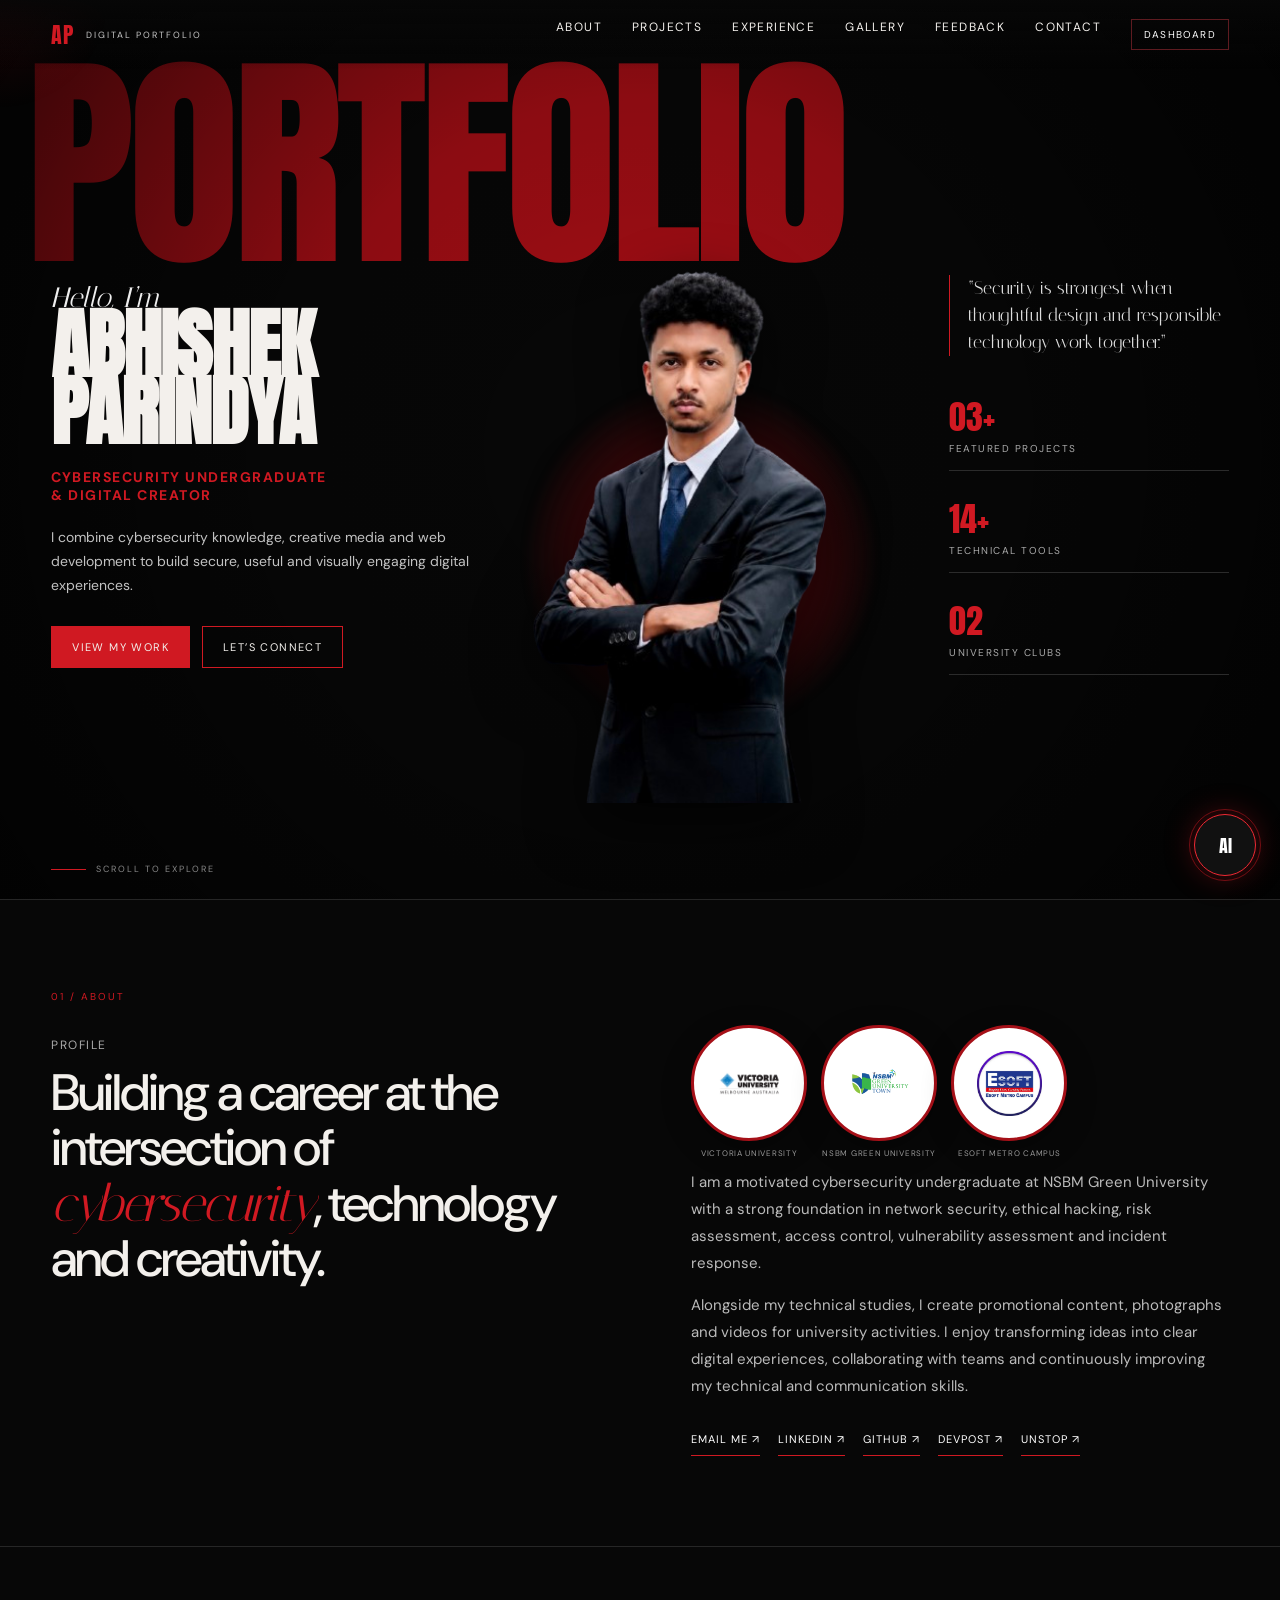
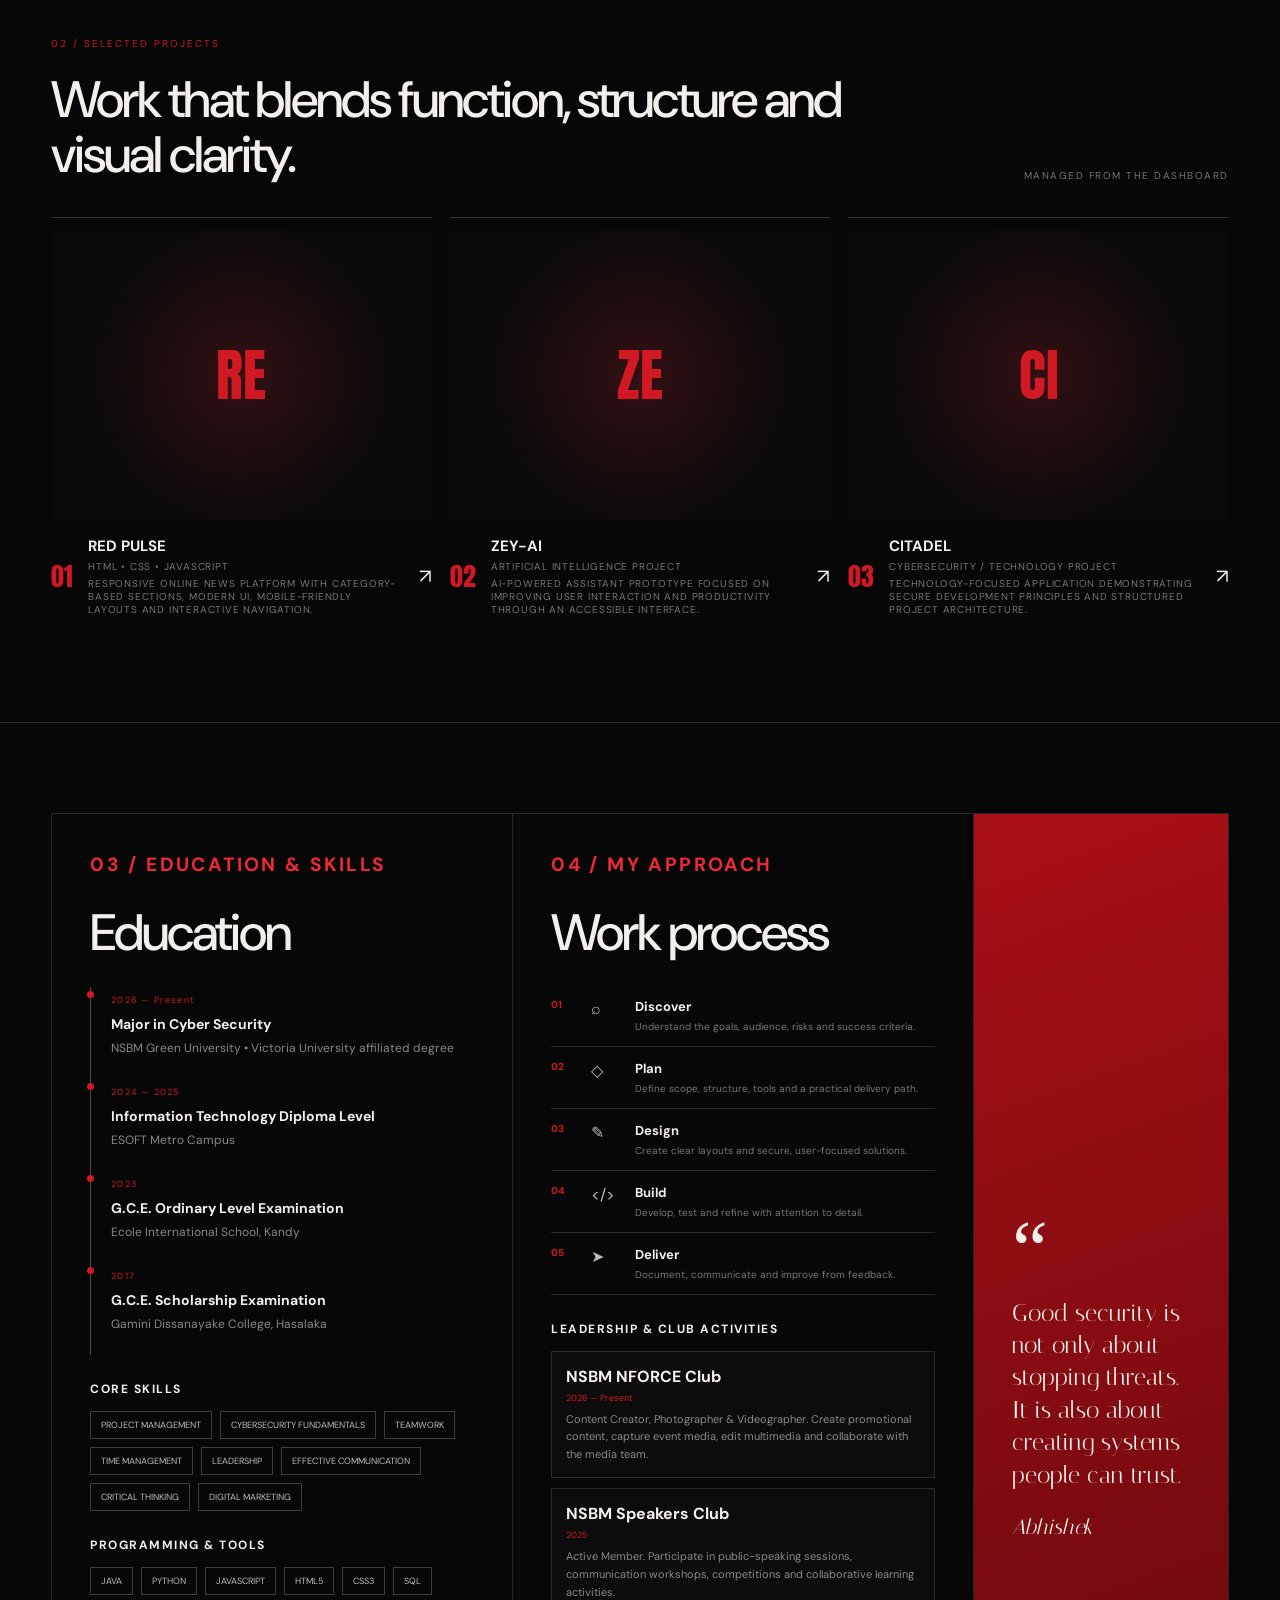
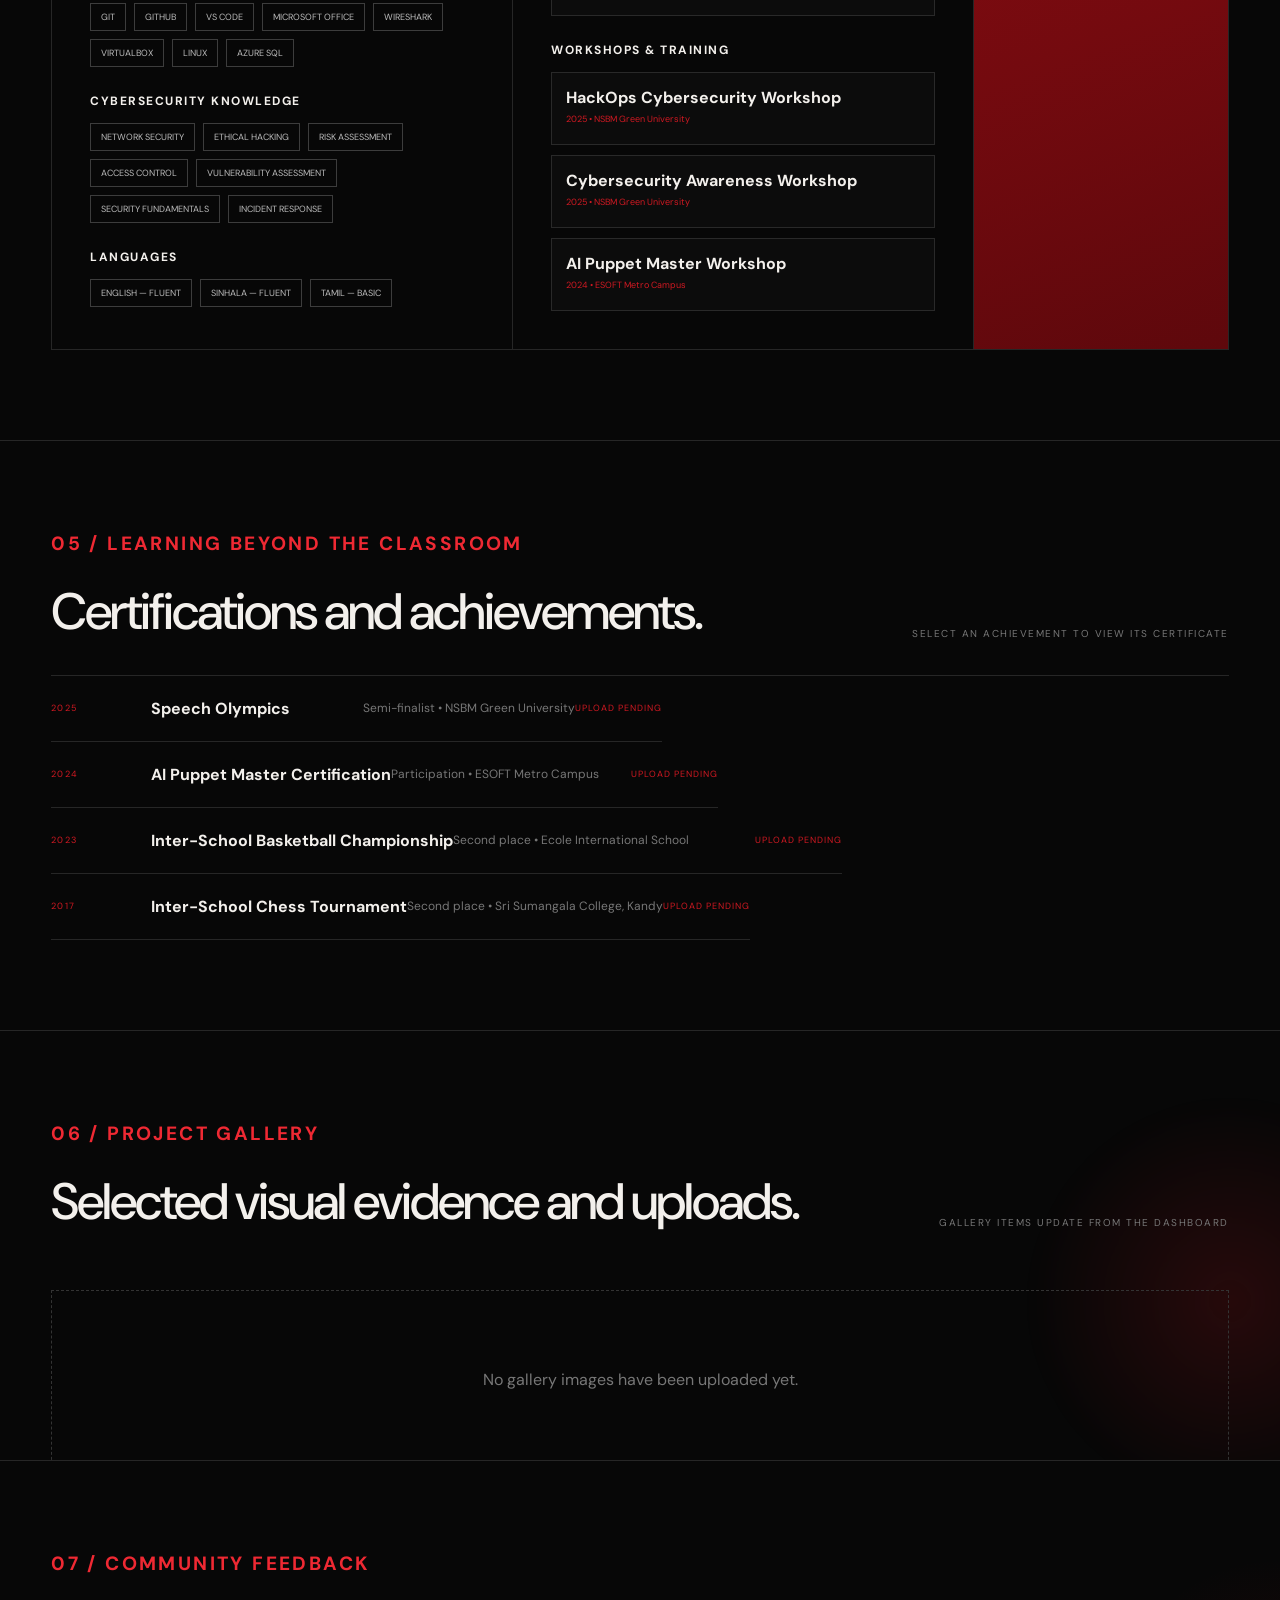
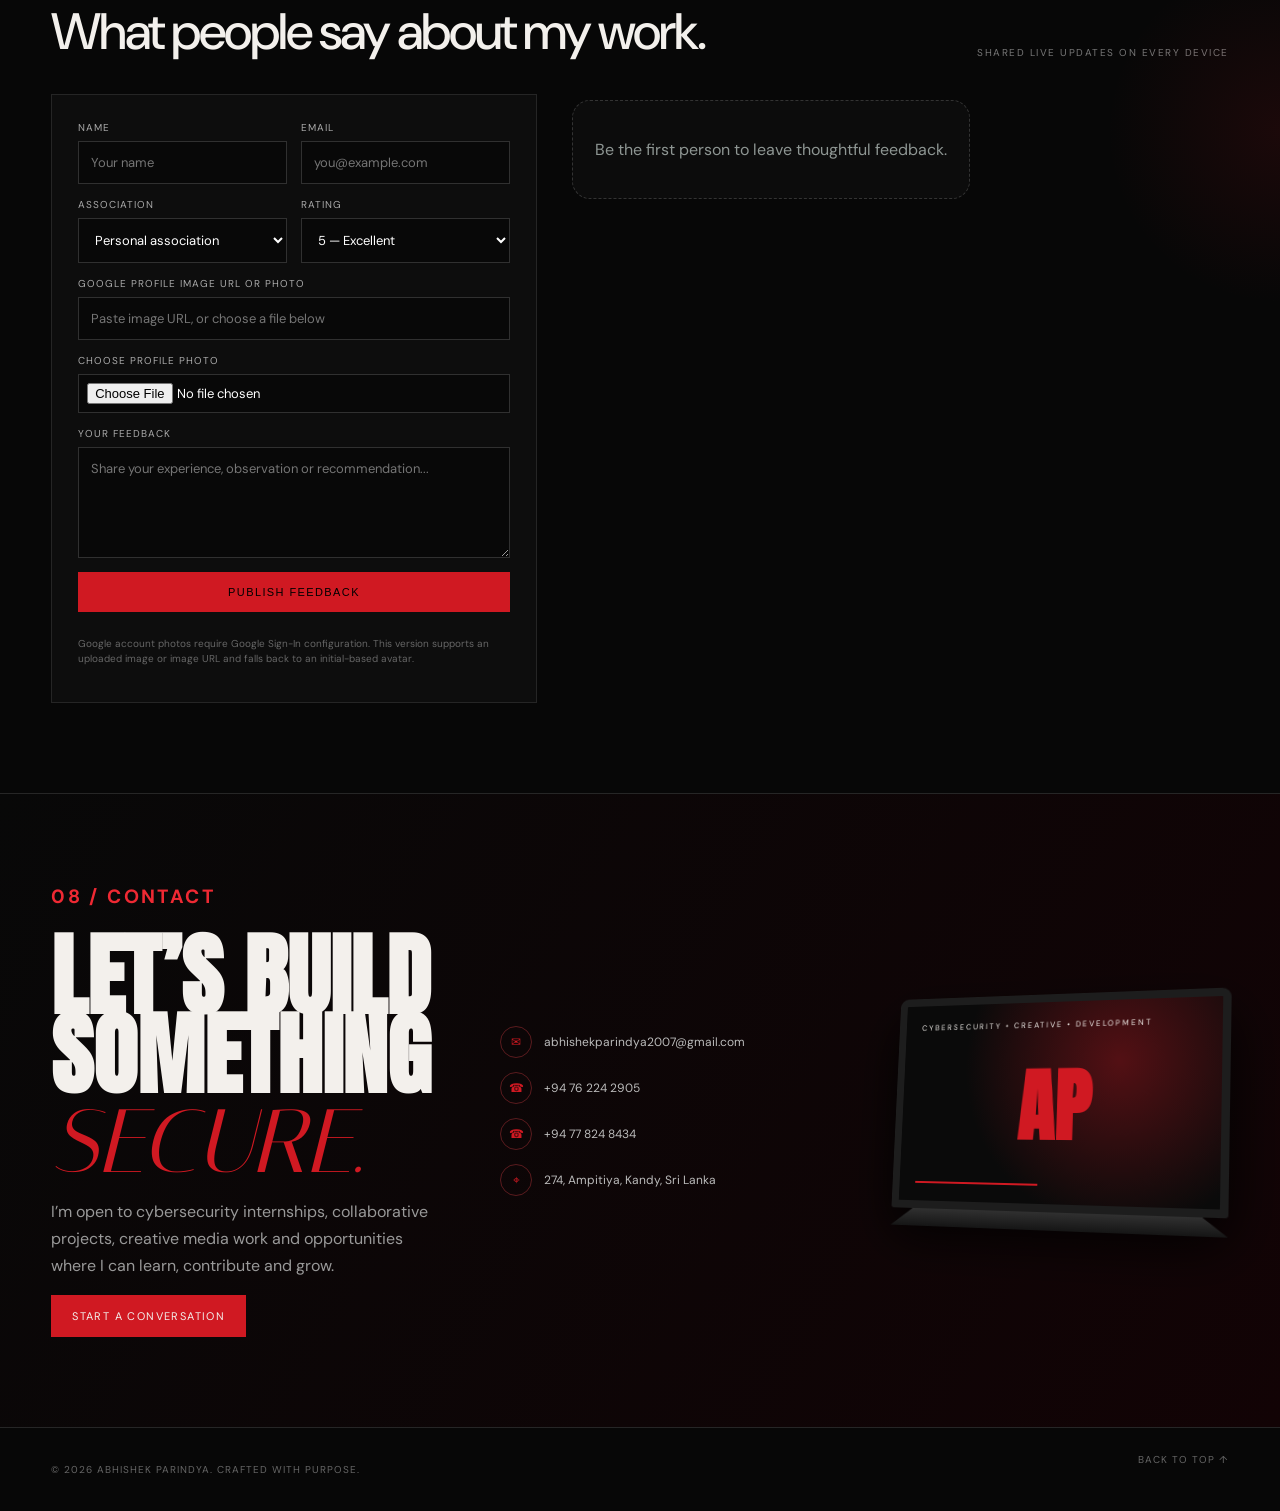
<file: index.html>
<!DOCTYPE html>
<html lang="en">
<head>
  <meta charset="UTF-8" />
  <meta name="viewport" content="width=device-width, initial-scale=1.0" />
  <meta name="description" content="Portfolio of Abhishek Parindya — Cybersecurity Undergraduate, Developer and Digital Creator." />
  <title>Abhishek Parindya | Cybersecurity Portfolio</title>
 <link rel="icon" type="image/png" href="assets/logo.png">
    <link rel="apple-touch-icon" href="assets/logo.png">
<link rel="icon" href="assets/favicon.ico" sizes="any">
<link rel="icon" type="image/png" sizes="32x32" href="assets/favicon-32x32.png">
<link rel="icon" type="image/png" sizes="16x16" href="assets/favicon-16x16.png">
<link rel="apple-touch-icon" sizes="180x180" href="assets/apple-touch-icon.png">
  <link rel="preconnect" href="https://fonts.googleapis.com">
  <link rel="preconnect" href="https://fonts.gstatic.com" crossorigin>
  <link href="https://fonts.googleapis.com/css2?family=Anton&family=DM+Sans:wght@400;500;600;700&family=Italiana&display=swap" rel="stylesheet">
  <link rel="stylesheet" href="styles.css" />
</head>
<body>
  <div class="cursor-glow" aria-hidden="true"></div>

  <header class="site-header">
    <a class="brand" href="#home"><span>AP</span><small>Digital Portfolio</small></a>
    <button class="menu-toggle" aria-label="Open navigation" aria-expanded="false"><span></span><span></span></button>
    <nav class="nav-links">
      <a href="#about">About</a><a href="#projects">Projects</a><a href="#experience">Experience</a><a href="#gallery">Gallery</a><a href="#feedback">Feedback</a><a href="#contact">Contact</a>
      <a class="dashboard-link" id="dashboardLink" href="./admin.html">Dashboard</a>
    </nav>
  </header>

  <main>
    <section class="hero" id="home">
      <div class="hero-word" aria-hidden="true">PORTFOLIO</div>
      <div class="hero-copy reveal">
        <p class="script">Hello, I’m</p>
        <h1>ABHISHEK<br>PARINDYA</h1>
        <p class="role">CYBERSECURITY UNDERGRADUATE<br>&amp; DIGITAL CREATOR</p>
        <p class="intro">I combine cybersecurity knowledge, creative media and web development to build secure, useful and visually engaging digital experiences.</p>
        <div class="hero-actions"><a class="btn btn-primary" href="#projects">View my work</a><a class="btn btn-ghost" href="#contact">Let’s connect</a></div>
      </div>
      <div class="portrait-wrap reveal"><div class="portrait-halo"></div><img src="assets/abhishek-portrait.png" alt="Abhishek Parindya wearing a black suit" /></div>
      <aside class="hero-side reveal">
        <blockquote>“Security is strongest when thoughtful design and responsible technology work together.”</blockquote>
        <div class="stats">
          <div><strong id="projectStat">03+</strong><span>Featured projects</span></div>
          <div><strong id="toolStat">08+</strong><span>Technical tools</span></div>
          <div><strong id="clubStat">02</strong><span>University clubs</span></div>
        </div>
      </aside>
      <a class="scroll-cue" href="#about"><span></span>Scroll to explore</a>
    </section>

    <section class="section about" id="about">
      <div class="section-label">01 / About</div>
      <div class="about-grid">
        <div><p class="eyebrow" id="aboutEyebrow">Profile</p><h2 id="aboutHeading">Building a career at the intersection of <em>cybersecurity</em>, technology and creativity.</h2></div>
        <div class="about-copy">
          <div class="institution-strip" aria-label="Education institutions">
            <div class="institution-logo"><img src="assets/vu.png" alt="Victoria University logo"><span>Victoria University</span></div>
            <div class="institution-logo"><img src="assets/nsbm.png" alt="NSBM Green University logo"><span>NSBM Green University</span></div>
            <div class="institution-logo"><img src="assets/esoft.jpeg" alt="ESOFT Metro Campus logo"><span>ESOFT Metro Campus</span></div>
          </div>
          <div id="aboutParagraphs"></div>
          <div class="quick-links" id="aboutLinks">
            <a href="mailto:abhishekparindya2007@gmail.com">Email me ↗</a><a href="https://www.linkedin.com/in/abhishek-parindya-326512411/" target="_blank">LinkedIn ↗</a><a href="https://github.com/abhishekparindya2004" target="_blank">GitHub ↗</a><a href="https://devpost.com/abhishekparindya2007may3?ref_content=user-portfolio&ref_feature=portfolio&ref_medium=global-nav" target="_blank">Devpost ↗</a><a href="https://unstop.com/u/abhispar56183" target="_blank">Unstop ↗</a>
          </div>
        </div>
      </div>
    </section>

    <section class="section projects" id="projects">
      <div class="section-head"><div><div class="section-label">02 / Selected projects</div><h2>Work that blends function, structure and visual clarity.</h2></div><span class="micro-copy">Managed from the dashboard</span></div>
      <div class="project-grid" id="projectGrid"></div>
    </section>

    <section class="section details" id="experience">
      <div class="details-grid">
        <div class="education-panel reveal">
          <div class="section-label prominent-label">03 / Education &amp; skills</div><h2>Education</h2>
          <div class="timeline" id="educationTimeline"></div>
          <h3 class="subheading">Core skills</h3><div class="tags" id="coreSkillTags"></div>
          <h3 class="subheading">Programming &amp; tools</h3><div class="tags" id="toolTags"></div>
          <h3 class="subheading">Cybersecurity knowledge</h3><div class="tags" id="cyberSkillTags"></div>
          <h3 class="subheading">Languages</h3><div class="tags" id="languageTags"></div>
        </div>
        <div class="process-panel reveal">
          <div class="section-label prominent-label">04 / My approach</div><h2>Work process</h2>
          <div class="process-list" id="processList"></div>
          <h3 class="subheading">Leadership &amp; club activities</h3>
          <div class="mini-cards" id="clubCards"></div>
          <h3 class="subheading">Workshops &amp; training</h3><div class="mini-cards" id="workshopCards"></div>
        </div>
        <aside class="quote-panel reveal"><span class="quote-mark">“</span><p id="approachQuote"></p><span class="signature" id="approachSignature"></span></aside>
      </div>
    </section>

    <section class="section certifications" id="certifications">
      <div class="section-head"><div><div class="section-label prominent-label">05 / Learning beyond the classroom</div><h2>Certifications and achievements.</h2></div><span class="micro-copy">Select an achievement to view its certificate</span></div>
      <div class="achievement-list" id="achievementList"></div>
    </section>

    <section class="section gallery-section" id="gallery">
      <div class="section-head"><div><div class="section-label prominent-label">06 / Project gallery</div><h2>Selected visual evidence and uploads.</h2></div><span class="micro-copy">Gallery items update from the dashboard</span></div>
      <div class="project-gallery-grid" id="galleryGrid"></div>
    </section>

    <section class="section feedback-section" id="feedback">
      <div class="section-head"><div><div class="section-label prominent-label">07 / Community feedback</div><h2>What people say about my work.</h2></div><span class="micro-copy">Shared live updates on every device</span></div>
      <div class="feedback-layout">
        <form class="feedback-form" id="feedbackForm">
          <div class="form-row"><label>Name<input required name="name" placeholder="Your name"></label><label>Email<input required type="email" name="email" placeholder="you@example.com"></label></div>
          <div class="form-row"><label>Association<select name="category"><option>Personal association</option><option>Work association</option><option>Job association</option><option>Performance</option></select></label><label>Rating<select name="rating"><option value="5">5 — Excellent</option><option value="4">4 — Very good</option><option value="3">3 — Good</option><option value="2">2 — Fair</option><option value="1">1 — Needs improvement</option></select></label></div>
          <label>Google profile image URL or photo<input name="avatarUrl" placeholder="Paste image URL, or choose a file below"></label>
          <label class="file-label">Choose profile photo<input type="file" id="feedbackAvatar" accept="image/*"></label>
          <label>Your feedback<textarea required name="message" rows="5" placeholder="Share your experience, observation or recommendation..."></textarea></label>
          <button class="btn btn-primary" type="submit">Publish feedback</button><p id="feedbackThankYou" class="feedback-thank-you" hidden></p><p class="form-note">Google account photos require Google Sign-In configuration. This version supports an uploaded image or image URL and falls back to an initial-based avatar.</p>
        </form>
        <div class="feedback-stage"><div class="feedback-track" id="feedbackTrack"></div></div>
      </div>
    </section>

    <section class="contact section" id="contact">
      <div class="contact-copy reveal"><div class="section-label prominent-label">08 / Contact</div><h2 id="contactHeading"></h2><p id="contactIntro"></p><a class="btn btn-primary" id="contactButton">Start a conversation</a></div>
      <div class="contact-details reveal"><a href="mailto:abhishekparindya2007@gmail.com"><span>✉</span>abhishekparindya2007@gmail.com</a><a href="tel:+94762242905"><span>☎</span>+94 76 224 2905</a><a href="tel:+94778248434"><span>☎</span>+94 77 824 8434</a><p><span>⌖</span>274, Ampitiya, Kandy, Sri Lanka</p></div>
      <div class="contact-art reveal" aria-hidden="true"><div class="laptop"><div class="screen"><small>CYBERSECURITY • CREATIVE • DEVELOPMENT</small><strong>AP</strong><div class="screen-line"></div></div><div class="keyboard"></div></div></div>
    </section>
  </main>

  <button class="ai-fab" id="aiFab" aria-label="Open AI assistant"><span>AI</span><i></i></button>
  <section class="ai-panel" id="aiPanel" aria-label="Portfolio AI assistant">
    <header><div><strong>AP Assistant</strong><small>Portfolio support</small></div><button id="closeAi">×</button></header>
    <div class="ai-messages" id="aiMessages"><div class="bot-msg">Hi! Ask me about Abhishek’s education, projects, technical skills, clubs, workshops or contact details.</div></div>
    <form id="aiForm"><input id="aiInput" autocomplete="off" placeholder="Ask about the portfolio..."><button>Send</button></form>
  </section>



  <div class="modal contact-choice-modal" id="contactChoiceModal">
    <div class="modal-card contact-choice-card">
      <button class="modal-close" data-close="contactChoiceModal" aria-label="Close">×</button>
      <span class="contact-choice-kicker">Choose how to connect</span>
      <h2>Start a conversation</h2>
      <p>Select the option that is most convenient for you.</p>
      <div class="contact-choice-grid" id="contactChoiceGrid"></div>
    </div>
  </div>

  <div class="modal" id="galleryModal"><div class="modal-card gallery-modal-card"><button class="modal-close" data-close="galleryModal" aria-label="Close">×</button><img id="galleryModalImage" alt="Expanded gallery image"><div class="gallery-modal-copy"><h2 id="galleryModalTitle"></h2><p id="galleryModalDescription"></p></div></div></div>
  <div class="modal" id="certificateModal"><div class="modal-card certificate-card"><button class="modal-close" data-close="certificateModal">×</button><h2 id="certificateTitle">Certificate</h2><div id="certificateViewer"></div></div></div>


  <footer><p>© <span id="year"></span> Abhishek Parindya. Crafted with purpose.</p><a href="#home">Back to top ↑</a></footer>
  <script src="shared-storage.js?v=11.0"></script>
  <script src="script.js?v=12.0"></script>

</body>
</html>
</file>
<file: styles.css>
*{box-sizing:border-box}html{scroll-behavior:smooth}body{margin:0;background:#070707;color:#f3f0ec;font-family:"DM Sans",sans-serif;overflow-x:hidden}a{color:inherit;text-decoration:none}img{max-width:100%;display:block}:root{--red:#d01922;--deep:#7c0d12;--muted:#999;--line:#262626;--panel:#101010}.site-header{position:fixed;top:0;left:0;width:100%;z-index:50;display:flex;align-items:center;justify-content:space-between;padding:18px 4vw;background:linear-gradient(to bottom,rgba(7,7,7,.92),transparent)}.brand{display:flex;gap:12px;align-items:center}.brand span{font-family:Anton,sans-serif;font-size:22px;color:var(--red);letter-spacing:1px}.brand small{font-size:9px;letter-spacing:2px;text-transform:uppercase;color:#c8c8c8}.nav-links{display:flex;gap:30px;font-size:12px;text-transform:uppercase;letter-spacing:1.4px}.nav-links a{position:relative}.nav-links a:after{content:"";position:absolute;left:0;bottom:-6px;width:0;height:1px;background:var(--red);transition:.3s}.nav-links a:hover:after{width:100%}.menu-toggle{display:none;background:none;border:0;padding:10px}.menu-toggle span{display:block;width:24px;height:1px;background:white;margin:6px}.hero{min-height:100vh;position:relative;display:grid;grid-template-columns:1.05fr 1.1fr .75fr;align-items:center;padding:100px 4vw 50px;overflow:hidden;border-bottom:1px solid var(--line)}.hero:after{content:"";position:absolute;inset:0;background:radial-gradient(circle at 50% 50%,transparent 0,rgba(0,0,0,.16) 45%,rgba(0,0,0,.7) 100%);pointer-events:none}.hero-word{position:absolute;top:70px;left:2vw;font-family:Anton,sans-serif;font-size:clamp(120px,18vw,330px);line-height:.82;color:#b80f17;letter-spacing:-7px;opacity:.9;z-index:0;white-space:nowrap}.hero-copy,.portrait-wrap,.hero-side{position:relative;z-index:2}.script{font-family:Italiana,serif;font-style:italic;font-size:28px;margin:0 0 -2px;color:#eee}.hero h1{font-family:Anton,sans-serif;font-size:clamp(54px,6vw,96px);line-height:.87;margin:0;letter-spacing:-1px}.role{color:var(--red);font-weight:700;letter-spacing:1.5px;font-size:14px;margin:22px 0}.intro{max-width:420px;color:#c2c2c2;line-height:1.7;font-size:14px}.hero-actions{display:flex;gap:12px;margin-top:28px}.btn{display:inline-flex;align-items:center;justify-content:center;padding:13px 20px;text-transform:uppercase;font-size:11px;letter-spacing:1.4px;border:1px solid var(--red);transition:.3s}.btn-primary{background:var(--red)}.btn-primary:hover{background:#f0202b;transform:translateY(-2px)}.btn-ghost:hover{background:var(--red)}.portrait-wrap{align-self:end;height:78vh;display:flex;align-items:flex-end;justify-content:center}.portrait-wrap img{height:96%;object-fit:contain;filter:drop-shadow(0 18px 30px rgba(0,0,0,.75));position:relative;z-index:2}.portrait-halo{position:absolute;width:80%;aspect-ratio:1;border-radius:50%;background:radial-gradient(circle,#a31016 0,#41070a 43%,transparent 70%);bottom:16%;filter:blur(3px)}.hero-side{padding-left:25px}.hero-side blockquote{font-family:Italiana,serif;font-size:18px;line-height:1.5;border-left:1px solid var(--red);padding-left:18px;color:#ddd;margin:0 0 35px}.stats{display:grid;gap:22px}.stats div{display:grid;border-bottom:1px solid #2b2b2b;padding-bottom:15px}.stats strong{font-family:Anton,sans-serif;font-size:34px;color:var(--red);font-weight:400}.stats span{font-size:10px;letter-spacing:1.5px;text-transform:uppercase;color:#aaa}.scroll-cue{position:absolute;bottom:24px;left:4vw;z-index:3;font-size:9px;letter-spacing:2px;text-transform:uppercase;color:#888;display:flex;align-items:center;gap:10px}.scroll-cue span{width:35px;height:1px;background:var(--red)}.section{padding:90px 4vw;border-bottom:1px solid var(--line)}.section-label{font-size:10px;letter-spacing:2px;text-transform:uppercase;color:var(--red);margin-bottom:22px}.about-grid{display:grid;grid-template-columns:1fr 1fr;gap:8vw}.eyebrow{font-size:12px;text-transform:uppercase;letter-spacing:1.5px;color:#aaa}.about h2,.section-head h2,.details h2,.certifications h2{font-size:clamp(34px,4vw,64px);line-height:1.08;margin:0;font-weight:500;letter-spacing:-2px}.about h2 em,.contact h2 em{font-family:Italiana,serif;color:var(--red);font-weight:400}.about-copy{color:#bbb;font-size:15px;line-height:1.8}.quick-links{display:flex;flex-wrap:wrap;gap:18px;margin-top:30px}.quick-links a{font-size:11px;text-transform:uppercase;letter-spacing:1px;color:#fff;border-bottom:1px solid var(--red);padding-bottom:5px}.section-head{display:flex;justify-content:space-between;align-items:end;gap:30px;margin-bottom:35px}.section-head h2{max-width:800px}.micro-copy{font-size:10px;color:#777;text-transform:uppercase;letter-spacing:1.5px}.project-grid{display:grid;grid-template-columns:repeat(3,1fr);gap:18px}.project-card{border-top:1px solid #333;padding-top:12px}.project-visual{height:290px;position:relative;overflow:hidden;background:#111}.browser-bar{height:26px;border-bottom:1px solid #2c2c2c;display:flex;gap:5px;align-items:center;padding:0 10px}.browser-bar i{width:5px;height:5px;border-radius:50%;background:#555}.redpulse{background:linear-gradient(145deg,#080808,#180609)}.mock-head{font-family:Anton,sans-serif;font-size:44px;margin:36px 25px}.mock-head b{color:var(--red)}.mock-news{display:grid;grid-template-columns:2fr 1fr;gap:8px;padding:0 25px}.mock-news span{height:95px;background:linear-gradient(135deg,#291013,#0a0a0a)}.mock-news span:nth-child(3){grid-column:1/-1;height:20px;background:#2d2d2d}.zeyai{background:radial-gradient(circle at 50% 45%,#3b0a0e 0,#0a0a0a 60%)}.ai-orb{position:absolute;width:118px;height:118px;border:1px solid var(--red);border-radius:50%;left:50%;top:42%;transform:translate(-50%,-50%);box-shadow:0 0 45px rgba(208,25,34,.4)}.ai-orb:before,.ai-orb:after{content:"";position:absolute;inset:14px;border:1px dashed #8f2025;border-radius:50%}.ai-orb:after{inset:33px;border-style:solid}.chat-line{position:absolute;height:8px;border-radius:20px;background:#2b2b2b}.chat-line.one{width:85px;left:25px;bottom:75px}.chat-line.two{width:125px;right:25px;bottom:50px;background:#5c1116}.chat-line.three{width:65px;left:55px;bottom:25px}.zey-label{position:absolute;top:18px;left:20px;font-family:Anton,sans-serif;letter-spacing:2px;color:#ddd}.citadel{background:linear-gradient(135deg,#0b0b0b,#1b0709)}.shield{position:absolute;left:50%;top:43%;transform:translate(-50%,-50%);width:100px;height:120px;clip-path:polygon(50% 0,92% 15%,85% 72%,50% 100%,15% 72%,8% 15%);background:linear-gradient(#d01922,#5d080c);display:grid;place-items:center;font-family:Anton,sans-serif;font-size:52px}.code-grid{position:absolute;inset:0;background-image:linear-gradient(rgba(255,255,255,.03) 1px,transparent 1px),linear-gradient(90deg,rgba(255,255,255,.03) 1px,transparent 1px);background-size:24px 24px}.secure-copy{position:absolute;bottom:18px;left:20px;font-size:10px;letter-spacing:3px}.project-meta{display:grid;grid-template-columns:auto 1fr auto;gap:15px;align-items:center;padding:16px 0}.project-no{font-family:Anton,sans-serif;font-size:26px;color:var(--red)}.project-meta h3{margin:0;font-size:15px;text-transform:uppercase}.project-meta p{margin:4px 0 0;color:#777;font-size:10px;text-transform:uppercase;letter-spacing:.8px}.arrow{font-size:20px}.details-grid{display:grid;grid-template-columns:1fr 1fr .55fr;border:1px solid var(--line)}.education-panel,.process-panel,.quote-panel{padding:38px}.education-panel,.process-panel{border-right:1px solid var(--line)}.timeline{margin-top:26px}.timeline-item{padding:0 0 23px 20px;border-left:1px solid #4a4a4a;position:relative}.timeline-item:before{content:"";position:absolute;left:-4px;top:4px;width:7px;height:7px;background:var(--red);border-radius:50%}.timeline-item span,.experience-card span,.achievement-list span{font-size:9px;color:var(--red);letter-spacing:1.2px}.timeline-item h3{font-size:14px;margin:7px 0}.timeline-item p{font-size:12px;color:#888;margin:0}.subheading{font-size:12px;text-transform:uppercase;letter-spacing:1.5px;margin:26px 0 14px}.tags{display:flex;flex-wrap:wrap;gap:8px}.tags span{border:1px solid #3c3c3c;padding:7px 10px;font-size:9px;text-transform:uppercase;color:#bbb}.process-list{margin-top:24px}.process-list>div{display:grid;grid-template-columns:30px 34px 1fr;grid-template-areas:"num icon title" "num icon desc";column-gap:10px;padding:13px 0;border-bottom:1px solid #292929}.process-list b{grid-area:num;color:var(--red);font-size:10px}.process-list .icon{grid-area:icon;color:#bbb}.process-list h3{grid-area:title;font-size:13px;margin:0}.process-list p{grid-area:desc;font-size:10px;color:#777;margin:5px 0 0}.quote-panel{background:linear-gradient(160deg,#a90f16,#5e080c);display:flex;flex-direction:column;justify-content:center}.quote-mark{font-family:serif;font-size:80px;line-height:.6}.quote-panel p{font-family:Italiana,serif;font-size:24px;line-height:1.35}.signature{font-family:Italiana,serif;font-style:italic;font-size:21px}.experience-grid{display:grid;grid-template-columns:repeat(3,1fr);gap:18px}.experience-card{background:var(--panel);padding:28px;border-top:2px solid var(--red);min-height:240px;transition:.3s}.experience-card:hover{transform:translateY(-6px);background:#151515}.experience-card h3{font-size:24px;margin:14px 0 5px}.experience-card .position{color:#fff;font-size:12px;text-transform:uppercase;letter-spacing:1px}.experience-card p:last-child{color:#888;line-height:1.7;font-size:13px}.achievement-list{border-top:1px solid var(--line)}.achievement-list>div{display:grid;grid-template-columns:100px 1fr 1fr;align-items:center;padding:20px 0;border-bottom:1px solid var(--line)}.achievement-list h3{font-size:16px;margin:0}.achievement-list p{font-size:12px;color:#777;margin:0}.contact{display:grid;grid-template-columns:1.1fr .9fr 1fr;gap:5vw;align-items:center;background:linear-gradient(120deg,#080808,#120305)}.contact h2{font-family:Anton,sans-serif;font-size:clamp(52px,7vw,105px);line-height:.88;margin:0}.contact-copy p{max-width:520px;color:#999;line-height:1.7}.contact-details{display:grid;gap:14px}.contact-details a,.contact-details p{font-size:12px;color:#bbb;margin:0;display:flex;align-items:center;gap:12px}.contact-details span{width:32px;height:32px;border:1px solid #5a1b1e;border-radius:50%;display:grid;place-items:center;color:var(--red)}.contact-art{perspective:1000px}.laptop{transform:rotateY(-18deg) rotateX(6deg)}.screen{height:220px;border:8px solid #1d1d1d;border-radius:9px 9px 3px 3px;background:radial-gradient(circle at 70% 30%,#531014,#0a0a0a 60%);padding:18px;display:flex;flex-direction:column;justify-content:space-between;box-shadow:0 25px 55px #000}.screen small{font-size:8px;letter-spacing:2px}.screen strong{font-family:Anton,sans-serif;font-size:80px;color:var(--red);align-self:center}.screen-line{height:2px;background:var(--red);width:45%}.keyboard{height:18px;background:linear-gradient(#303030,#151515);clip-path:polygon(7% 0,93% 0,100% 100%,0 100%)}footer{display:flex;justify-content:space-between;padding:25px 4vw;color:#666;font-size:10px;text-transform:uppercase;letter-spacing:1px}.cursor-glow{position:fixed;width:220px;height:220px;border-radius:50%;pointer-events:none;background:radial-gradient(circle,rgba(208,25,34,.12),transparent 70%);transform:translate(-50%,-50%);z-index:1}.reveal{opacity:0;transform:translateY(35px);transition:opacity .8s ease,transform .8s ease}.reveal.visible{opacity:1;transform:none}@media(max-width:1000px){.hero{grid-template-columns:1fr 1fr}.hero-side{display:none}.hero-word{font-size:24vw}.details-grid{grid-template-columns:1fr 1fr}.quote-panel{grid-column:1/-1;min-height:300px}.education-panel,.process-panel{border-bottom:1px solid var(--line)}.contact{grid-template-columns:1fr 1fr}.contact-art{grid-column:1/-1;max-width:520px}.project-visual{height:240px}}@media(max-width:760px){.nav-links{position:fixed;inset:0;background:#090909;display:flex;flex-direction:column;justify-content:center;align-items:center;gap:28px;font-size:20px;transform:translateY(-105%);transition:.35s}.nav-links.open{transform:none}.menu-toggle{display:block;z-index:55}.hero{display:block;padding-top:135px;min-height:auto}.hero-word{top:85px;font-size:31vw;left:-2vw}.hero-copy{position:relative;z-index:4}.hero h1{font-size:64px}.portrait-wrap{height:58vh;margin-top:-20px}.portrait-wrap img{height:100%}.scroll-cue{display:none}.about-grid,.project-grid,.experience-grid,.contact{grid-template-columns:1fr}.section{padding:68px 5vw}.section-head{align-items:start;flex-direction:column}.details-grid{grid-template-columns:1fr}.education-panel,.process-panel{border-right:0}.project-visual{height:300px}.achievement-list>div{grid-template-columns:70px 1fr}.achievement-list p{grid-column:2}.contact-art{grid-column:auto}.cursor-glow{display:none}}@media(max-width:430px){.hero h1{font-size:52px}.hero-actions{flex-direction:column;align-items:flex-start}.project-visual{height:240px}.education-panel,.process-panel,.quote-panel{padding:26px}.contact h2{font-size:52px}}/* Enhanced portfolio additions */
.dashboard-link{background:transparent;border:1px solid #5e1b20;color:#fff;padding:8px 12px;text-transform:uppercase;letter-spacing:1.2px;font:inherit;font-size:10px;cursor:pointer}.prominent-label{font-size:clamp(15px,1.5vw,22px);font-weight:700;letter-spacing:2.4px;color:#ef2933;margin-bottom:28px}.institution-strip{display:flex;gap:14px;margin-bottom:28px;flex-wrap:wrap}.institution-logo{width:116px;min-height:116px;border-radius:50%;background:#fff;border:3px solid #a51018;display:grid;place-items:center;padding:13px;position:relative;box-shadow:0 10px 30px rgba(0,0,0,.3);transition:.3s}.institution-logo:hover{transform:translateY(-6px) scale(1.03)}.institution-logo img{width:100%;height:65px;object-fit:contain}.institution-logo span{position:absolute;top:calc(100% + 8px);font-size:8px;white-space:nowrap;text-transform:uppercase;color:#999;letter-spacing:.7px}.mini-cards{display:grid;gap:10px}.mini-cards article{padding:14px;border:1px solid #292929;background:#0c0c0c}.mini-cards b,.mini-cards small{display:block}.mini-cards small{font-size:9px;color:#d01922;margin:5px 0}.mini-cards p{font-size:11px;color:#8a8a8a;line-height:1.6;margin:7px 0 0}.project-card{cursor:pointer}.project-visual.dynamic{background-size:cover;background-position:center}.project-visual.dynamic:after{content:"";position:absolute;inset:0;background:linear-gradient(to top,rgba(0,0,0,.85),transparent 60%)}.project-fallback{height:100%;display:grid;place-items:center;font-family:Anton,sans-serif;font-size:56px;color:#d01922;background:radial-gradient(circle,#321013,#090909 65%)}.achievement-list>button{all:unset;display:grid;grid-template-columns:100px 1fr 1fr auto;align-items:center;padding:22px 0;border-bottom:1px solid var(--line);cursor:pointer;transition:.25s}.achievement-list>button:hover{padding-left:12px;background:#0d0d0d}.achievement-list .cert-status{font-size:9px;text-transform:uppercase;letter-spacing:1px;color:#d01922}.gallery-grid{display:grid;grid-template-columns:repeat(3,1fr);gap:16px}.gallery-item{min-height:280px;position:relative;overflow:hidden;border:1px solid #252525;background:#111}.gallery-item img{width:100%;height:100%;object-fit:cover;transition:.5s}.gallery-item:hover img{transform:scale(1.06)}.gallery-overlay{position:absolute;inset:auto 0 0;padding:25px;background:linear-gradient(transparent,rgba(0,0,0,.9))}.gallery-overlay small{color:#d01922;text-transform:uppercase;letter-spacing:1px}.gallery-overlay h3{margin:6px 0 0}.empty-state{grid-column:1/-1;border:1px dashed #333;padding:45px;text-align:center;color:#777}.feedback-layout{display:grid;grid-template-columns:.85fr 1.15fr;gap:35px}.feedback-form,.admin-form{display:grid;gap:14px;background:#0d0d0d;border:1px solid #252525;padding:26px}.form-row{display:grid;grid-template-columns:1fr 1fr;gap:14px}label{font-size:10px;text-transform:uppercase;letter-spacing:1px;color:#aaa;display:grid;gap:7px}input,textarea,select{width:100%;background:#080808;border:1px solid #303030;color:#fff;padding:12px;font:inherit;font-size:13px;outline:none}input:focus,textarea:focus,select:focus{border-color:#d01922}.file-label input{padding:8px}.form-note,.admin-note{font-size:10px;color:#666;line-height:1.5}.feedback-stage{overflow:auto;position:relative;min-height:240px;background:#090909;border:1px solid #161616;padding:18px;border-radius:18px}.feedback-track{display:grid;gap:14px;animation:none}.feedback-card{display:grid;grid-template-columns:52px 1fr auto;gap:14px;background:#101010;border:1px solid #282828;padding:18px;border-radius:16px}.feedback-avatar{width:52px;height:52px;border-radius:50%;object-fit:cover;background:#d01922;display:grid;place-items:center;font-family:Anton,sans-serif;font-size:22px}.feedback-card h3{margin:0;font-size:14px}.feedback-card small{color:#d01922}.feedback-card p{grid-column:2/-1;color:#999;font-size:12px;line-height:1.6;margin:4px 0}.stars{color:#d01922;letter-spacing:2px}.ai-fab{position:fixed;right:24px;bottom:24px;width:62px;height:62px;border-radius:50%;border:1px solid #ef2933;background:#111;color:#fff;z-index:60;cursor:pointer;box-shadow:0 0 30px rgba(208,25,34,.35)}.ai-fab span{font-family:Anton,sans-serif;font-size:18px}.ai-fab i{position:absolute;inset:-6px;border:1px solid rgba(208,25,34,.5);border-radius:50%;animation:pulse 2s infinite}@keyframes pulse{50%{transform:scale(1.12);opacity:.2}}.ai-panel{position:fixed;right:24px;bottom:100px;width:min(360px,calc(100vw - 30px));height:500px;background:#0b0b0b;border:1px solid #422025;z-index:61;display:none;grid-template-rows:auto 1fr auto;box-shadow:0 20px 70px #000}.ai-panel.open{display:grid}.ai-panel header{display:flex;justify-content:space-between;padding:15px;border-bottom:1px solid #252525}.ai-panel header small{display:block;color:#777}.ai-panel header button{background:none;border:0;color:#fff;font-size:25px}.ai-messages{padding:15px;overflow:auto;display:flex;flex-direction:column;gap:10px}.bot-msg,.user-msg{max-width:85%;padding:11px 13px;font-size:12px;line-height:1.55}.bot-msg{background:#171717;border-left:2px solid #d01922}.user-msg{background:#8f1117;align-self:flex-end}.ai-panel form{display:grid;grid-template-columns:1fr auto;border-top:1px solid #252525}.ai-panel form input{border:0}.ai-panel form button{background:#d01922;color:#fff;border:0;padding:0 18px}.modal{position:fixed;inset:0;background:rgba(0,0,0,.82);z-index:100;display:none;place-items:center;padding:20px}.modal.open{display:grid}.modal-card{position:relative;width:min(1100px,96vw);max-height:92vh;overflow:auto;background:#0a0a0a;border:1px solid #343434;padding:30px}.modal-close{position:absolute;right:15px;top:10px;background:none;border:0;color:#fff;font-size:28px;z-index:5}.certificate-card{width:min(850px,96vw)}#certificateViewer iframe,#certificateViewer img{width:100%;min-height:65vh;border:0;object-fit:contain;background:#fff}.certificate-placeholder{padding:80px 20px;text-align:center;border:1px dashed #333;color:#888}.admin-shell{padding:34px}.admin-login{max-width:460px;margin:30px auto}.admin-login h2,.admin-dashboard h2{font-size:40px;margin:0 0 12px}.admin-login form{display:grid;gap:15px;margin-top:25px}.admin-login #loginError{color:#ef2933}.admin-top{display:flex;justify-content:space-between;align-items:center;gap:20px}.small-btn{background:#191919;color:#fff;border:1px solid #333;padding:10px 13px;cursor:pointer}.small-btn.danger{border-color:#8c161b}.admin-metrics{display:grid;grid-template-columns:repeat(4,1fr);gap:10px;margin:20px 0}.metric{background:#111;border:1px solid #292929;padding:16px}.metric strong{display:block;font-family:Anton,sans-serif;color:#d01922;font-size:30px}.metric span{font-size:9px;text-transform:uppercase;color:#777}.admin-tabs{display:flex;gap:6px;overflow:auto;border-bottom:1px solid #292929;margin-bottom:20px}.admin-tabs button{background:none;border:0;color:#777;padding:12px 16px;white-space:nowrap}.admin-tabs button.active{color:#fff;border-bottom:2px solid #d01922}.admin-tab{display:none}.admin-tab.active{display:grid;grid-template-columns:360px 1fr;gap:20px}.admin-list{display:grid;gap:10px;align-content:start}.admin-item{display:grid;grid-template-columns:1fr auto;gap:14px;background:#101010;border:1px solid #252525;padding:14px}.admin-item h4{margin:0 0 5px}.admin-item p{margin:0;color:#777;font-size:11px}.admin-actions{display:flex;gap:6px}.admin-actions button{background:#191919;color:#fff;border:1px solid #333;padding:7px;cursor:pointer}.admin-actions .delete{color:#ff6c73}.admin-note{margin-top:20px}.report-table{width:100%;border-collapse:collapse}.report-table td,.report-table th{border:1px solid #333;padding:8px;text-align:left}@media(max-width:900px){.feedback-layout{grid-template-columns:1fr}.gallery-grid{grid-template-columns:1fr 1fr}.admin-tab.active{grid-template-columns:1fr}.admin-metrics{grid-template-columns:1fr 1fr}.achievement-list>button{grid-template-columns:70px 1fr auto}.achievement-list>button p{grid-column:2}.institution-strip{margin-bottom:40px}}@media(max-width:600px){.form-row,.gallery-grid{grid-template-columns:1fr}.institution-logo{width:88px;min-height:88px}.institution-logo img{height:48px}.achievement-list>button{grid-template-columns:55px 1fr}.achievement-list .cert-status{grid-column:2}.admin-shell{padding:20px}.admin-top{align-items:flex-start;flex-direction:column}.admin-metrics{grid-template-columns:1fr 1fr}.ai-fab{right:14px;bottom:14px}.ai-panel{right:15px;bottom:88px}.feedback-stage{min-height:400px}}

/* Standalone admin page */
.admin-page-body{min-height:100vh;background:#070707}.admin-page-header{position:sticky;top:0}.admin-page-main{padding:120px 4vw 60px;min-height:100vh}.admin-page-card{width:min(1180px,100%);margin:0 auto;background:#0a0a0a;border:1px solid #292929;padding:clamp(24px,4vw,48px)}.admin-page-main .admin-login{max-width:520px}.admin-page-main .admin-dashboard{max-width:1280px}.admin-page-header .dashboard-link{text-decoration:none;display:inline-flex;align-items:center}@media(max-width:600px){.admin-page-main{padding:100px 15px 30px}.admin-page-card{padding:20px}}
.section-admin-tabs{display:flex;flex-wrap:wrap;gap:8px}.section-admin-tabs button{flex:1 1 130px}.compact-form{margin-top:28px;padding-top:28px;border-top:1px solid #292929}.admin-form select{width:100%;background:#101010;color:#fff;border:1px solid #333;padding:14px}.admin-tab{display:none}.admin-tab.active{display:block}.admin-list{margin-top:24px}

.feedback-thank-you{margin:10px 0 0;padding:12px 14px;border-radius:10px;background:rgba(34,197,94,.12);border:1px solid rgba(34,197,94,.35);color:#166534;font-weight:700;line-height:1.45}.feedback-thank-you[hidden]{display:none}

/* ===== Project gallery: responsive filterable image cards ===== */
.gallery-section{overflow:visible}
.gallery-toolbar{display:flex;align-items:center;justify-content:space-between;gap:18px;margin:0 0 28px;flex-wrap:wrap}
.gallery-filters{display:flex;gap:12px;flex-wrap:wrap}
.gallery-filter{appearance:none;border:1px solid rgba(255,255,255,.10);background:#0d1318;color:#c8cdd1;padding:12px 22px;border-radius:999px;font:inherit;font-size:14px;cursor:pointer;transition:.25s ease;box-shadow:inset 0 1px 0 rgba(255,255,255,.035)}
.gallery-filter:hover{border-color:rgba(66,242,180,.45);color:#fff;transform:translateY(-1px)}
.gallery-filter.active{background:#48e9b0;color:#03120e;border-color:#48e9b0;font-weight:800;box-shadow:0 8px 30px rgba(72,233,176,.18)}
.gallery-sort{display:flex;align-items:center;gap:10px;border:1px solid rgba(255,255,255,.10);background:#0d1318;border-radius:14px;padding:4px 12px;color:#9ca5aa}
.gallery-sort span{font-size:12px;text-transform:uppercase;letter-spacing:1px}
.gallery-sort select{border:0;outline:0;background:transparent;color:#e7ebed;padding:10px 24px 10px 6px;font:inherit;cursor:pointer;color-scheme:dark}
.project-gallery-grid{display:grid;grid-template-columns:repeat(3,minmax(0,1fr));gap:28px}
.project-gallery-card{overflow:hidden;border:1px solid rgba(255,255,255,.10);border-radius:16px;background:linear-gradient(145deg,#0e171c,#091015);box-shadow:0 16px 40px rgba(0,0,0,.18);transition:transform .3s ease,border-color .3s ease,box-shadow .3s ease}
.project-gallery-card:hover{transform:translateY(-6px);border-color:rgba(72,233,176,.38);box-shadow:0 24px 60px rgba(0,0,0,.32)}
.project-gallery-image{position:relative;aspect-ratio:16/9;overflow:hidden;background:#081015}
.project-gallery-image::after{content:"";position:absolute;inset:0;background:linear-gradient(to top,rgba(4,11,14,.42),transparent 45%);pointer-events:none}
.project-gallery-image img{width:100%;height:100%;object-fit:cover;display:block;transition:transform .5s ease,filter .5s ease}
.project-gallery-card:hover .project-gallery-image img{transform:scale(1.045);filter:saturate(1.08)}
.gallery-image-fallback{height:100%;display:grid;place-items:center;font-size:clamp(42px,6vw,88px);font-weight:900;letter-spacing:-4px;color:#42e9ae;background:radial-gradient(circle at 50% 30%,rgba(66,233,174,.18),transparent 48%),#071014}
.project-gallery-body{padding:20px 22px 22px}
.project-gallery-heading{display:flex;align-items:flex-start;justify-content:space-between;gap:16px}
.project-gallery-heading h3{margin:0 0 8px;color:#f6f8f8;font-size:clamp(18px,1.6vw,24px);line-height:1.15}
.project-gallery-heading p{margin:0;color:#9da6ab;line-height:1.55;font-size:14px}
.gallery-open{flex:0 0 42px;width:42px;height:42px;border-radius:11px;border:1px solid rgba(255,255,255,.13);display:grid;place-items:center;text-decoration:none;color:#e9eeee;font-size:25px;transition:.25s ease}
.gallery-open:hover{color:#07130f;background:#48e9b0;border-color:#48e9b0;transform:rotate(4deg)}
.gallery-tech{display:flex;gap:9px;flex-wrap:wrap;margin-top:18px}
.gallery-tech span{padding:7px 12px;border-radius:8px;border:1px solid rgba(72,233,176,.18);background:rgba(72,233,176,.055);color:#42e9ae;font-size:12px;font-weight:700}
.gallery-wide-empty{grid-column:1/-1;min-height:180px;display:grid;place-items:center}
@media(max-width:980px){.project-gallery-grid{grid-template-columns:repeat(2,minmax(0,1fr))}}
@media(max-width:640px){.gallery-toolbar{align-items:stretch}.gallery-filters{display:grid;grid-template-columns:repeat(2,minmax(0,1fr));width:100%}.gallery-filter{padding:11px 10px}.gallery-sort{width:100%;justify-content:space-between}.project-gallery-grid{grid-template-columns:1fr;gap:18px}.project-gallery-body{padding:17px}.project-gallery-heading h3{font-size:20px}}


/* v9 reliability and navigation refinements */
html{scroll-behavior:smooth}
.project-gallery-card{min-width:0}
.project-gallery-card .project-gallery-image>img{display:block;width:100%;height:100%;object-fit:cover}
.admin-top-actions{display:flex;gap:8px;align-items:center;flex-wrap:wrap}
.portfolio-preview{text-decoration:none;display:inline-flex;align-items:center;justify-content:center;border-color:rgba(72,233,176,.45);color:#48e9b0}
.portfolio-preview:hover{background:#48e9b0;color:#07130f}
@media(max-width:600px){.admin-top-actions{width:100%}.admin-top-actions>*{flex:1 1 auto}}


/* Compact gallery cards */
.project-gallery-grid{grid-template-columns:repeat(4,minmax(0,1fr));gap:18px;align-items:start}
.project-gallery-card{border-radius:14px;max-width:100%;background:linear-gradient(160deg,#10171b,#090d10)}
.project-gallery-image{aspect-ratio:4/3;max-height:190px}
.project-gallery-body{padding:15px 16px 17px}
.project-gallery-heading{gap:10px}
.project-gallery-heading h3{font-size:18px;margin-bottom:6px}
.project-gallery-heading p{font-size:12px;line-height:1.5;display:-webkit-box;-webkit-line-clamp:3;-webkit-box-orient:vertical;overflow:hidden}
.gallery-open{width:34px;height:34px;flex-basis:34px;font-size:20px;border-radius:9px}
.gallery-tech{margin-top:12px;gap:6px}
.gallery-tech span{padding:5px 8px;font-size:10px}

/* Static floating feedback wall — no moving animation */
.feedback-stage{overflow:visible;min-height:0;background:transparent;border:0;padding:8px 4px 18px}
.feedback-track{display:grid;grid-template-columns:repeat(2,minmax(0,1fr));gap:18px;animation:none!important;transform:none!important}
.feedback-card{position:relative;grid-template-columns:48px 1fr auto;padding:18px;border-radius:20px;background:linear-gradient(145deg,rgba(24,24,24,.98),rgba(12,12,12,.98));border:1px solid rgba(255,255,255,.09);box-shadow:0 18px 45px rgba(0,0,0,.24);transition:transform .25s ease,box-shadow .25s ease,border-color .25s ease}
.feedback-card:nth-child(3n+1){transform:translateY(8px) rotate(-.35deg)}
.feedback-card:nth-child(3n+2){transform:translateY(-5px) rotate(.3deg)}
.feedback-card:hover{transform:translateY(-7px) rotate(0);box-shadow:0 25px 65px rgba(0,0,0,.38);border-color:rgba(239,41,51,.42)}
.feedback-card::after{content:'“';position:absolute;right:16px;bottom:-12px;font-family:Georgia,serif;font-size:70px;line-height:1;color:rgba(239,41,51,.09);pointer-events:none}
.feedback-card p{font-size:12.5px;color:#b4b4b4}
.feedback-avatar{width:48px;height:48px;box-shadow:0 0 0 4px rgba(208,25,34,.08)}
@media(max-width:1100px){.project-gallery-grid{grid-template-columns:repeat(3,minmax(0,1fr))}}
@media(max-width:800px){.project-gallery-grid{grid-template-columns:repeat(2,minmax(0,1fr))}.feedback-track{grid-template-columns:1fr}.feedback-card:nth-child(n){transform:none}}
@media(max-width:520px){.project-gallery-grid{grid-template-columns:1fr}.project-gallery-card{max-width:390px;margin-inline:auto}.project-gallery-image{max-height:220px}}

/* ===== Final professional project gallery ===== */
.gallery-toolbar,.gallery-filters,.gallery-sort{display:none!important}
.project-gallery-grid{
  display:grid;
  grid-template-columns:repeat(auto-fit,minmax(280px,280px));
  justify-content:center;
  align-items:start;
  gap:24px;
}
.image-card{
  width:280px;
  min-height:200px;
  border-radius:14px;
  overflow:hidden;
  background:#fff;
  box-shadow:0 8px 20px rgba(0,0,0,0.12);
  border:1px solid rgba(0,0,0,.07);
  color:#171717;
}
.image-card-media{width:100%;height:150px;overflow:hidden;background:#eef1f2}
.image-card img{
  width:100%;
  height:150px;
  object-fit:cover;
  display:block;
  image-rendering:auto;
  backface-visibility:hidden;
}
.image-card-details{padding:10px 12px 14px;background:#fff}
.image-card-title-row{display:flex;align-items:center;justify-content:space-between;gap:8px}
.image-card h4{
  padding:0;
  margin:0;
  font-size:16px;
  line-height:1.3;
  text-align:left;
  color:#111;
}
.image-card-link{width:28px;height:28px;display:grid;place-items:center;border-radius:8px;background:#101820;color:#fff;text-decoration:none;flex:0 0 28px}
.image-card-category{display:inline-block;margin-top:7px;font-size:10px;font-weight:800;text-transform:uppercase;letter-spacing:.08em;color:#087b58}
.image-card p{margin:8px 0 0;color:#5d6265;font-size:12px;line-height:1.55;display:-webkit-box;-webkit-line-clamp:3;-webkit-box-orient:vertical;overflow:hidden}
.image-card-tech{display:flex;flex-wrap:wrap;gap:5px;margin-top:10px}
.image-card-tech span{font-size:9px;font-weight:700;padding:4px 7px;border-radius:999px;background:#eef8f4;color:#087b58}
.image-card .gallery-image-fallback{height:150px;letter-spacing:0;font-size:42px}

/* ===== Static WhatsApp-style feedback messages ===== */
.feedback-stage{overflow:visible!important;min-height:0!important;padding:8px 0 18px!important;background:transparent!important;border:0!important}
.feedback-track{display:flex!important;flex-direction:column!important;gap:12px!important;animation:none!important;transform:none!important}
.feedback-card,.feedback-card:nth-child(n),.feedback-card:hover{
  position:relative!important;
  display:grid!important;
  grid-template-columns:44px minmax(0,1fr) auto!important;
  gap:10px 12px!important;
  width:min(100%,620px)!important;
  margin:0!important;
  padding:12px 14px 10px!important;
  border-radius:8px 8px 8px 2px!important;
  background:#dcf8c6!important;
  border:1px solid rgba(0,0,0,.08)!important;
  box-shadow:0 3px 10px rgba(0,0,0,.12)!important;
  transform:none!important;
  transition:none!important;
  color:#111!important;
}
.feedback-card::before{content:"";position:absolute;left:-7px;bottom:0;border-width:7px 7px 0 0;border-style:solid;border-color:#dcf8c6 transparent transparent transparent}
.feedback-card::after{display:none!important}
.feedback-avatar{width:44px!important;height:44px!important;border-radius:50%!important;grid-row:1/3!important;display:grid!important;place-items:center!important;object-fit:cover!important;background:#128c7e!important;color:#fff!important;font-weight:800!important;box-shadow:none!important}
.feedback-card h3{margin:1px 0 2px!important;color:#075e54!important;font-size:14px!important}
.feedback-card small{display:block;color:#68716e!important;font-size:10px!important}
.feedback-card .stars{align-self:start;color:#f4ad21!important;font-size:12px!important;white-space:nowrap!important}
.feedback-card p{grid-column:2/4!important;margin:0!important;color:#202523!important;font-size:13px!important;line-height:1.55!important}
@media(max-width:640px){.project-gallery-grid{grid-template-columns:280px}.feedback-card{width:100%!important}.feedback-card .stars{grid-column:2/4;justify-self:start}.feedback-card p{grid-column:2/4!important}}

/* ===== Refined community feedback — polished, static and responsive ===== */
.feedback-section{position:relative;overflow:hidden}
.feedback-section::before{content:"";position:absolute;width:360px;height:360px;right:-180px;top:90px;border-radius:50%;background:radial-gradient(circle,rgba(208,25,34,.10),transparent 68%);pointer-events:none}
.feedback-stage{position:relative!important;padding:6px 0 20px!important}
.feedback-track{display:grid!important;grid-template-columns:repeat(2,minmax(0,1fr))!important;gap:16px!important;align-items:start!important}
.feedback-card,.feedback-card:nth-child(n),.feedback-card:hover{
  width:100%!important;max-width:none!important;margin:0!important;
  display:grid!important;grid-template-columns:48px minmax(0,1fr) auto!important;
  gap:4px 13px!important;position:relative!important;padding:17px 18px 16px!important;
  border-radius:18px!important;background:linear-gradient(145deg,rgba(255,255,255,.985),rgba(246,248,247,.985))!important;
  border:1px solid rgba(255,255,255,.72)!important;
  box-shadow:0 12px 32px rgba(0,0,0,.22),inset 0 1px 0 rgba(255,255,255,.9)!important;
  transform:none!important;transition:border-color .2s ease,box-shadow .2s ease!important;
}
.feedback-card:hover{border-color:rgba(18,140,126,.25)!important;box-shadow:0 14px 36px rgba(0,0,0,.26),inset 0 1px 0 rgba(255,255,255,.95)!important}
.feedback-card::before{content:""!important;position:absolute!important;left:-7px!important;top:22px!important;bottom:auto!important;width:14px!important;height:14px!important;background:#fafbfa!important;border:0!important;transform:rotate(45deg)!important;box-shadow:-1px 1px 0 rgba(255,255,255,.6)!important}
.feedback-avatar{width:48px!important;height:48px!important;grid-row:1/3!important;border-radius:50%!important;border:3px solid #fff!important;background:linear-gradient(135deg,#128c7e,#075e54)!important;color:#fff!important;box-shadow:0 5px 14px rgba(7,94,84,.22)!important;font-size:18px!important;font-weight:800!important}
.feedback-person{min-width:0}
.feedback-card h3{display:flex!important;align-items:center!important;gap:7px!important;margin:1px 0 2px!important;color:#083e38!important;font-size:14px!important;font-weight:800!important;letter-spacing:0!important}
.feedback-card h3::after{content:"";width:7px;height:7px;border-radius:50%;background:#25d366;box-shadow:0 0 0 3px rgba(37,211,102,.13)}
.feedback-card small{display:block!important;color:#74807d!important;font-size:10px!important;line-height:1.35!important;white-space:nowrap!important;overflow:hidden!important;text-overflow:ellipsis!important}
.feedback-card .stars{align-self:start!important;justify-self:end!important;padding:5px 8px!important;border-radius:999px!important;background:rgba(244,173,33,.11)!important;color:#e69d0a!important;font-size:10px!important;line-height:1!important;letter-spacing:1px!important;white-space:nowrap!important}
.feedback-message{grid-column:2/4!important;position:relative!important;margin:9px 0 0!important;padding-top:11px!important;border-top:1px solid rgba(7,94,84,.09)!important;color:#252c2a!important;font-size:13px!important;line-height:1.65!important;overflow-wrap:anywhere!important}
.feedback-message::before{content:"“";position:absolute;right:1px;top:2px;font-family:Georgia,serif;font-size:30px;line-height:1;color:rgba(18,140,126,.10)}
.feedback-empty{grid-column:1/-1;padding:38px 22px;border:1px dashed rgba(255,255,255,.16);border-radius:18px;text-align:center;color:#8e9693;background:rgba(255,255,255,.025)}
@media(max-width:900px){.feedback-track{grid-template-columns:1fr!important}}
@media(max-width:520px){
 .feedback-card,.feedback-card:nth-child(n),.feedback-card:hover{grid-template-columns:43px minmax(0,1fr)!important;padding:15px!important;border-radius:16px!important}
 .feedback-avatar{width:43px!important;height:43px!important}
 .feedback-card .stars{grid-column:2!important;justify-self:start!important;margin-top:6px!important}
 .feedback-message{grid-column:1/3!important;margin-top:10px!important}
}

/* Rebuilt floating gallery — animated without overlapping nearby content */
.gallery-section{position:relative;isolation:isolate;overflow:hidden;padding-bottom:120px}
.gallery-section::before{content:"";position:absolute;width:420px;height:420px;right:-160px;top:60px;border-radius:50%;background:radial-gradient(circle,rgba(208,25,34,.16),transparent 68%);filter:blur(8px);z-index:-1;pointer-events:none}
.project-gallery-grid{display:grid;grid-template-columns:repeat(4,minmax(0,1fr));gap:24px;align-items:start;overflow:visible;padding:22px 8px 40px}
.image-card{position:relative;min-width:0;border-radius:18px;overflow:hidden;background:#fff;color:#111;box-shadow:0 18px 45px rgba(0,0,0,.35);transform:translateY(0);animation:galleryFloat 6s ease-in-out infinite;will-change:transform;cursor:zoom-in;border:1px solid rgba(255,255,255,.12)}
.image-card:nth-child(2n){animation-delay:-1.5s}.image-card:nth-child(3n){animation-delay:-3s}.image-card:nth-child(4n){animation-delay:-4.5s}
.image-card:hover,.image-card:focus-visible{animation-play-state:paused;transform:translateY(-9px) scale(1.018);box-shadow:0 28px 70px rgba(0,0,0,.48);outline:2px solid rgba(208,25,34,.7);outline-offset:4px}
.image-card-media{height:165px;background:#e8ebed;overflow:hidden}
.image-card-media img{width:100%;height:100%;object-fit:cover;display:block;transition:transform .55s ease,filter .55s ease}
.image-card:hover .image-card-media img{transform:scale(1.055);filter:saturate(1.08)}
.gallery-modal-card{width:min(1000px,94vw);padding:18px;background:#0b0b0b;overflow:hidden}
#galleryModalImage{width:100%;max-height:72vh;object-fit:contain;background:#050505;border-radius:10px}
.gallery-modal-copy{padding:18px 6px 4px}.gallery-modal-copy h2{margin:0 0 8px;font-size:clamp(24px,4vw,44px)}.gallery-modal-copy p{margin:0;color:#aaa;line-height:1.65}
.upload-help{display:block;color:#999;font-size:11px;line-height:1.5;margin-top:-6px}
@keyframes galleryFloat{0%,100%{transform:translateY(0)}50%{transform:translateY(-8px)}}
@media(max-width:1100px){.project-gallery-grid{grid-template-columns:repeat(3,minmax(0,1fr))}}
@media(max-width:800px){.project-gallery-grid{grid-template-columns:repeat(2,minmax(0,1fr));gap:18px}.gallery-section{padding-bottom:90px}}
@media(max-width:520px){.project-gallery-grid{grid-template-columns:1fr;padding-inline:0}.image-card{width:min(100%,360px);margin-inline:auto}.image-card-media{height:200px}}
@media(prefers-reduced-motion:reduce){.image-card{animation:none!important}.image-card:hover{transform:none}}

/* ===== Professional collage gallery v12 ===== */
.gallery-section{padding-bottom:90px;overflow:hidden}
.project-gallery-grid{display:grid!important;grid-template-columns:repeat(12,minmax(0,1fr))!important;grid-auto-flow:dense;grid-auto-rows:34px;gap:16px!important;padding:26px 0 46px!important;align-items:stretch!important}
.project-gallery-grid .image-card{width:auto!important;min-height:0!important;margin:0!important;animation:none!important;grid-column:span 4;grid-row:span 10;border-radius:22px!important;background:#121212!important;color:#fff!important;border:1px solid rgba(255,255,255,.1)!important;box-shadow:0 18px 50px rgba(0,0,0,.34)!important;overflow:hidden;transform:none!important}
.project-gallery-grid .image-card:nth-child(7n+1){grid-column:span 7;grid-row:span 13}
.project-gallery-grid .image-card:nth-child(7n+2){grid-column:span 5;grid-row:span 13}
.project-gallery-grid .image-card:nth-child(7n+3){grid-column:span 4;grid-row:span 11}
.project-gallery-grid .image-card:nth-child(7n+4){grid-column:span 4;grid-row:span 11}
.project-gallery-grid .image-card:nth-child(7n+5){grid-column:span 4;grid-row:span 11}
.project-gallery-grid .image-card:nth-child(7n+6){grid-column:span 5;grid-row:span 12}
.project-gallery-grid .image-card:nth-child(7n){grid-column:span 7;grid-row:span 12}
.project-gallery-grid .image-card-media{height:calc(100% - 116px)!important;min-height:190px;position:relative;background:#171717!important}
.project-gallery-grid .image-card-media::after{content:"";position:absolute;inset:auto 0 0;height:45%;background:linear-gradient(transparent,rgba(0,0,0,.62));pointer-events:none}
.project-gallery-grid .image-card img{height:100%!important;transition:transform .55s ease,filter .55s ease!important}
.project-gallery-grid .image-card:hover{transform:translateY(-5px)!important;box-shadow:0 26px 70px rgba(0,0,0,.48)!important;outline:none!important}
.project-gallery-grid .image-card:hover img{transform:scale(1.045);filter:saturate(1.07) contrast(1.03)}
.project-gallery-grid .image-card-details{height:116px;padding:14px 16px 16px!important;background:#121212!important;color:#fff!important}
.project-gallery-grid .image-card h4{color:#fff!important;font-size:15px!important}
.project-gallery-grid .image-card p{color:#a9a9a9!important;-webkit-line-clamp:2!important}
.project-gallery-grid .image-card-category{color:#ef3340!important}
.project-gallery-grid .image-card-tech span{background:rgba(239,51,64,.11)!important;color:#ff6b75!important}
.project-gallery-grid .image-card-link{background:#e01b28!important}
@media(max-width:900px){.project-gallery-grid{grid-template-columns:repeat(6,minmax(0,1fr))!important}.project-gallery-grid .image-card,.project-gallery-grid .image-card:nth-child(n){grid-column:span 3;grid-row:span 11}.project-gallery-grid .image-card:nth-child(3n+1){grid-column:span 6;grid-row:span 13}}
@media(max-width:560px){.project-gallery-grid{display:flex!important;flex-direction:column;gap:18px!important}.project-gallery-grid .image-card{height:390px!important}.project-gallery-grid .image-card-media{height:270px!important}}

/* ===== Feedback retained in the dark professional layout shown in reference ===== */
.feedback-track{display:flex!important;flex-direction:column!important;gap:18px!important}
.feedback-card,.feedback-card:nth-child(n),.feedback-card:hover{display:grid!important;grid-template-columns:52px minmax(0,1fr) auto!important;width:100%!important;max-width:none!important;padding:18px 20px!important;border-radius:0!important;background:#111!important;border:1px solid #242424!important;box-shadow:none!important;color:#f4f4f4!important;transform:none!important}
.feedback-card::before,.feedback-card::after{display:none!important}
.feedback-avatar{width:48px!important;height:48px!important;border:0!important;box-shadow:none!important}
.feedback-card h3{color:#f4f4f4!important;font-size:14px!important}
.feedback-card h3::after{display:none!important}
.feedback-card small{color:#ed1c2b!important;font-size:11px!important}
.feedback-card .stars{padding:0!important;background:none!important;color:#ed1c2b!important;font-size:17px!important;letter-spacing:2px!important}
.feedback-message{grid-column:2/4!important;margin:10px 0 0!important;padding:0!important;border:0!important;color:#aaa!important;font-size:13px!important;line-height:1.65!important}
.feedback-message::before{display:none!important}
@media(max-width:560px){.feedback-card,.feedback-card:nth-child(n),.feedback-card:hover{grid-template-columns:46px minmax(0,1fr)!important;padding:15px!important}.feedback-card .stars{grid-column:2!important;justify-self:start!important}.feedback-message{grid-column:1/3!important}}

/* ===== Start conversation chooser ===== */
.contact-choice-card{width:min(620px,94vw);padding:34px;background:#0d0d0d;border:1px solid #292929;border-radius:22px}
.contact-choice-kicker{display:block;color:#ed1c2b;text-transform:uppercase;letter-spacing:.16em;font-size:11px;font-weight:800;margin-bottom:10px}
.contact-choice-card h2{font-size:clamp(30px,5vw,52px);margin:0 0 8px}.contact-choice-card>p{color:#999;margin:0 0 24px}
.contact-choice-grid{display:grid;gap:12px}
.contact-choice-option{display:grid;grid-template-columns:48px minmax(0,1fr) auto;align-items:center;gap:14px;padding:15px 16px;border:1px solid #282828;border-radius:14px;background:#141414;color:#fff;text-decoration:none;transition:.2s ease}
.contact-choice-option:hover{border-color:#ed1c2b;background:#191111;transform:translateX(4px)}
.contact-choice-icon{width:48px;height:48px;border-radius:50%;display:grid;place-items:center;background:#ed1c2b;font-size:19px}.contact-choice-option strong{display:block;font-size:15px}.contact-choice-option small{display:block;color:#8f8f8f;margin-top:3px}.contact-choice-option b{color:#ed1c2b;font-size:20px}
</file>
